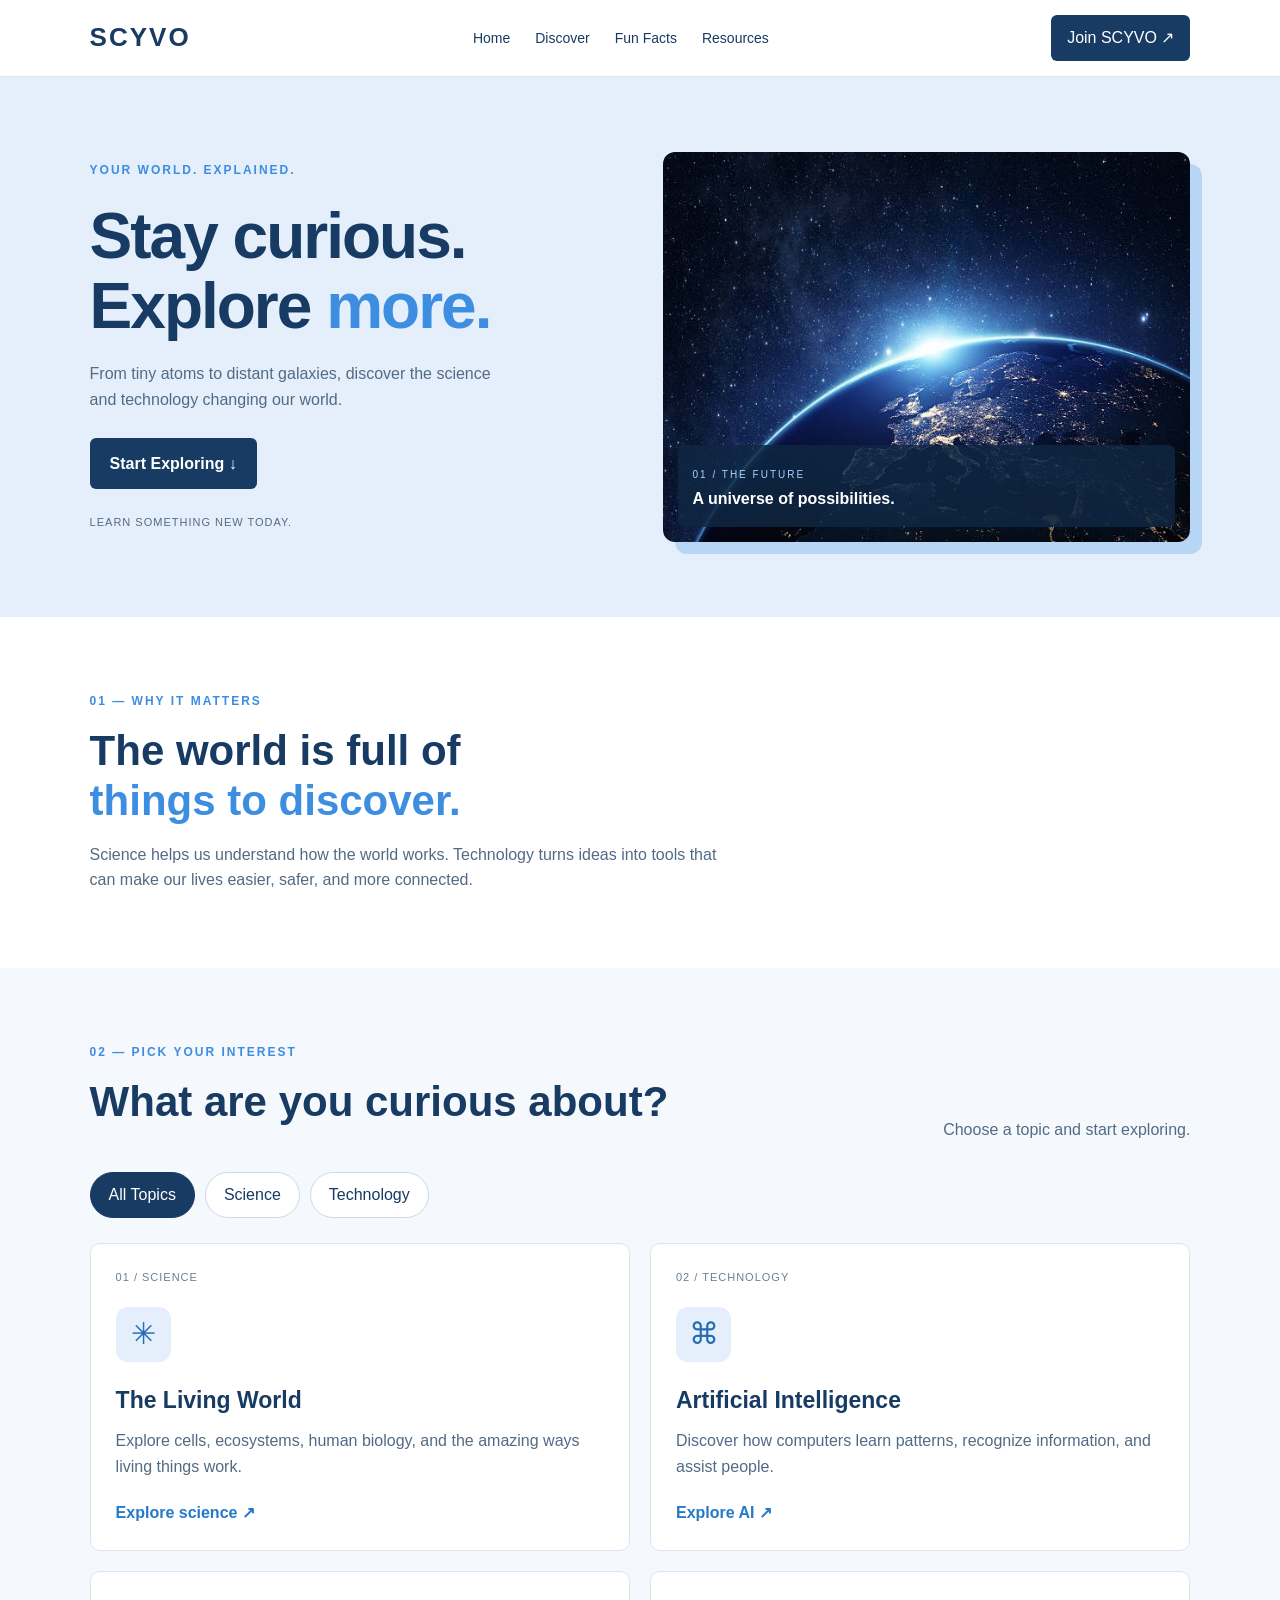
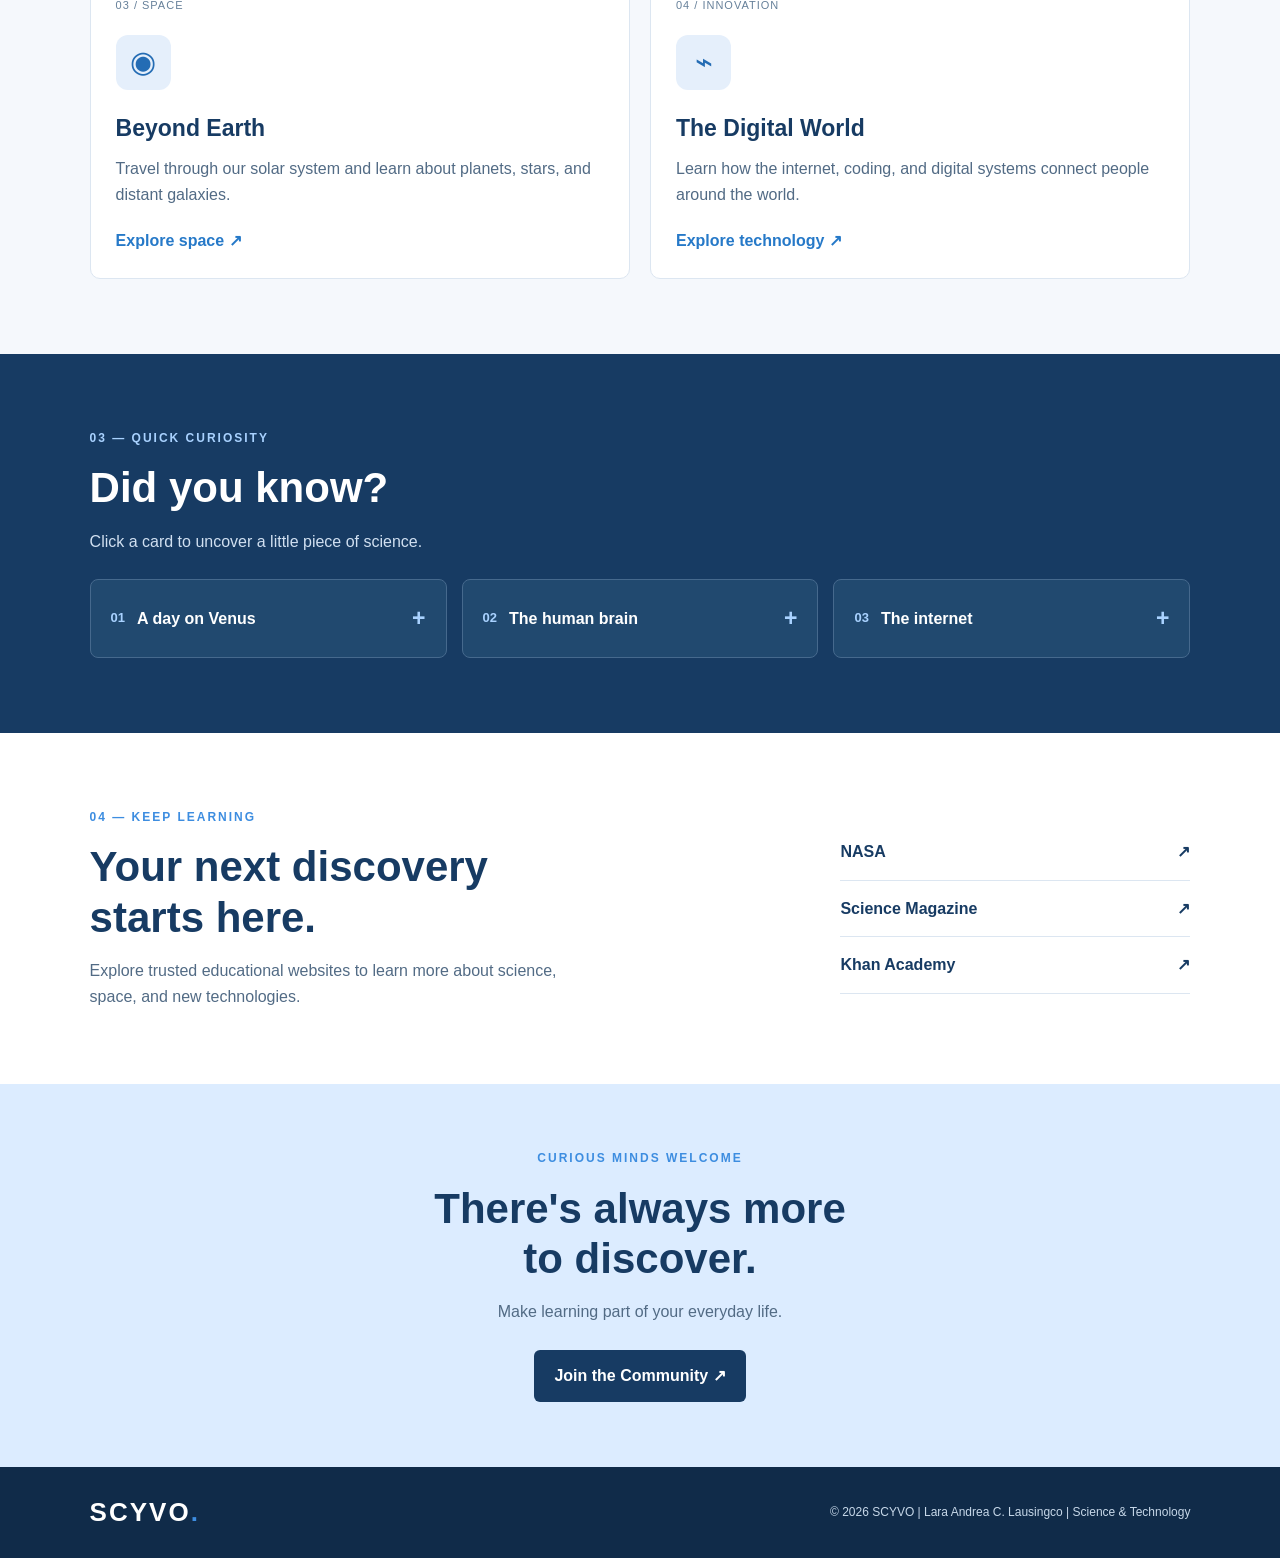
<file: index.html>
<!DOCTYPE html>
<html lang="en">
<head>
    <meta charset="UTF-8">
    <meta name="viewport" content="width=device-width, initial-scale=1.0">
    <title>SCYVO | Explore the Unknown</title>
    <link rel="stylesheet" href="assets/css/style.css">
</head>

<body>

    <header>
        <nav>
            <a href="#home" class="logo">SCYVO</a>

            <ul>
                <li><a href="#home">Home</a></li>
                <li><a href="#discover">Discover</a></li>
                <li><a href="#facts">Fun Facts</a></li>
                <li><a href="#resources">Resources</a></li>
            </ul>

            <a href="signup.html" class="nav-button">Join SCYVO ↗</a>
        </nav>
    </header>

    <main>

        <section class="hero" id="home">
            <div class="hero-content">
                <p class="tag">YOUR WORLD. EXPLAINED.</p>

                <h1>Stay curious.<br>
                    Explore <span>more.</span>
                </h1>

                <p class="hero-description">
                    From tiny atoms to distant galaxies, discover
                    the science and technology changing our world.
                </p>

                <a href="#discover" class="button">Start Exploring ↓</a>

                <p class="small-note">LEARN SOMETHING NEW TODAY.</p>
            </div>

            <div class="hero-image">
                <img
                    src="globe.jpg"
                    alt="Blue digital globe representing science and technology"
                >

                <div class="image-caption">
                    <span>01 / THE FUTURE</span>
                    <p>A universe of possibilities.</p>
                </div>
            </div>
        </section>

        <section class="welcome">
            <p class="section-label">01 — WHY IT MATTERS</p>

            <h2>The world is full of<br>
                <span>things to discover.</span>
            </h2>

            <p>
                Science helps us understand how the world works.
                Technology turns ideas into tools that can make
                our lives easier, safer, and more connected.
            </p>
        </section>

        <section class="discover" id="discover">
            <div class="section-heading">
                <div>
                    <p class="section-label">02 — PICK YOUR INTEREST</p>
                    <h2>What are you curious about?</h2>
                </div>

                <p>Choose a topic and start exploring.</p>
            </div>

            <div class="topic-browser">

                <input type="radio" name="topic" id="all" checked>
                <input type="radio" name="topic" id="science">
                <input type="radio" name="topic" id="technology">

                <div class="filters">
                    <label for="all">All Topics</label>
                    <label for="science">Science</label>
                    <label for="technology">Technology</label>
                </div>

                <div class="topic-grid">

                    <article class="topic-card science-card">
                        <div class="card-number">01 / SCIENCE</div>
                        <div class="topic-icon">✳</div>
                        <h3>The Living World</h3>
                        <p>
                            Explore cells, ecosystems, human biology,
                            and the amazing ways living things work.
                        </p>
                        <a href="https://www.nationalgeographic.com/science"
                           target="_blank" rel="noopener noreferrer">
                            Explore science ↗
                        </a>
                    </article>

                    <article class="topic-card technology-card">
                        <div class="card-number">02 / TECHNOLOGY</div>
                        <div class="topic-icon">⌘</div>
                        <h3>Artificial Intelligence</h3>
                        <p>
                            Discover how computers learn patterns,
                            recognize information, and assist people.
                        </p>
                        <a href="https://ai.google/education/"
                           target="_blank" rel="noopener noreferrer">
                            Explore AI ↗
                        </a>
                    </article>

                    <article class="topic-card science-card">
                        <div class="card-number">03 / SPACE</div>
                        <div class="topic-icon">◉</div>
                        <h3>Beyond Earth</h3>
                        <p>
                            Travel through our solar system and learn
                            about planets, stars, and distant galaxies.
                        </p>
                        <a href="https://science.nasa.gov/"
                           target="_blank" rel="noopener noreferrer">
                            Explore space ↗
                        </a>
                    </article>

                    <article class="topic-card technology-card">
                        <div class="card-number">04 / INNOVATION</div>
                        <div class="topic-icon">⌁</div>
                        <h3>The Digital World</h3>
                        <p>
                            Learn how the internet, coding, and digital
                            systems connect people around the world.
                        </p>
                        <a href="https://www.computerhistory.org/"
                           target="_blank" rel="noopener noreferrer">
                            Explore technology ↗
                        </a>
                    </article>

                </div>
            </div>
        </section>

        <section class="fact-section" id="facts">
            <p class="section-label">03 — QUICK CURIOSITY</p>
            <h2>Did you know?</h2>
            <p class="fact-intro">
                Click a card to uncover a little piece of science.
            </p>

            <div class="fact-grid">
                <details class="fact-card">
                    <summary>
                        <span class="fact-icon">01</span>
                        A day on Venus
                        <span class="plus">+</span>
                    </summary>
                    <p>
                        Venus takes longer to rotate once on its axis
                        than it takes to complete one orbit around the Sun.
                    </p>
                </details>

                <details class="fact-card">
                    <summary>
                        <span class="fact-icon">02</span>
                        The human brain
                        <span class="plus">+</span>
                    </summary>
                    <p>
                        The brain contains billions of nerve cells
                        called neurons that communicate with one another.
                    </p>
                </details>

                <details class="fact-card">
                    <summary>
                        <span class="fact-icon">03</span>
                        The internet
                        <span class="plus">+</span>
                    </summary>
                    <p>
                        The internet connects computer networks around
                        the world, allowing people to share information.
                    </p>
                </details>
            </div>
        </section>

        <section class="resources" id="resources">
            <div>
                <p class="section-label">04 — KEEP LEARNING</p>
                <h2>Your next discovery<br>starts here.</h2>
                <p>
                    Explore trusted educational websites to learn more
                    about science, space, and new technologies.
                </p>
            </div>

            <div class="resource-links">
                <a href="https://www.nasa.gov/" target="_blank"
                   rel="noopener noreferrer">NASA <span>↗</span></a>

                <a href="https://www.science.org/" target="_blank"
                   rel="noopener noreferrer">Science Magazine <span>↗</span></a>

                <a href="https://www.khanacademy.org/" target="_blank"
                   rel="noopener noreferrer">Khan Academy <span>↗</span></a>
            </div>
        </section>

        <section class="join">
            <p class="section-label">CURIOUS MINDS WELCOME</p>
            <h2>There's always more<br>to discover.</h2>
            <p>Make learning part of your everyday life.</p>
            <a href="signup.html" class="button">Join the Community ↗</a>
        </section>

    </main>

    <footer>
        <a href="#home" class="logo">SCYVO<span>.</span></a>
        <p>© 2026 SCYVO | Lara Andrea C. Lausingco | Science & Technology</p>
    </footer>

</body>
</html>
</file>
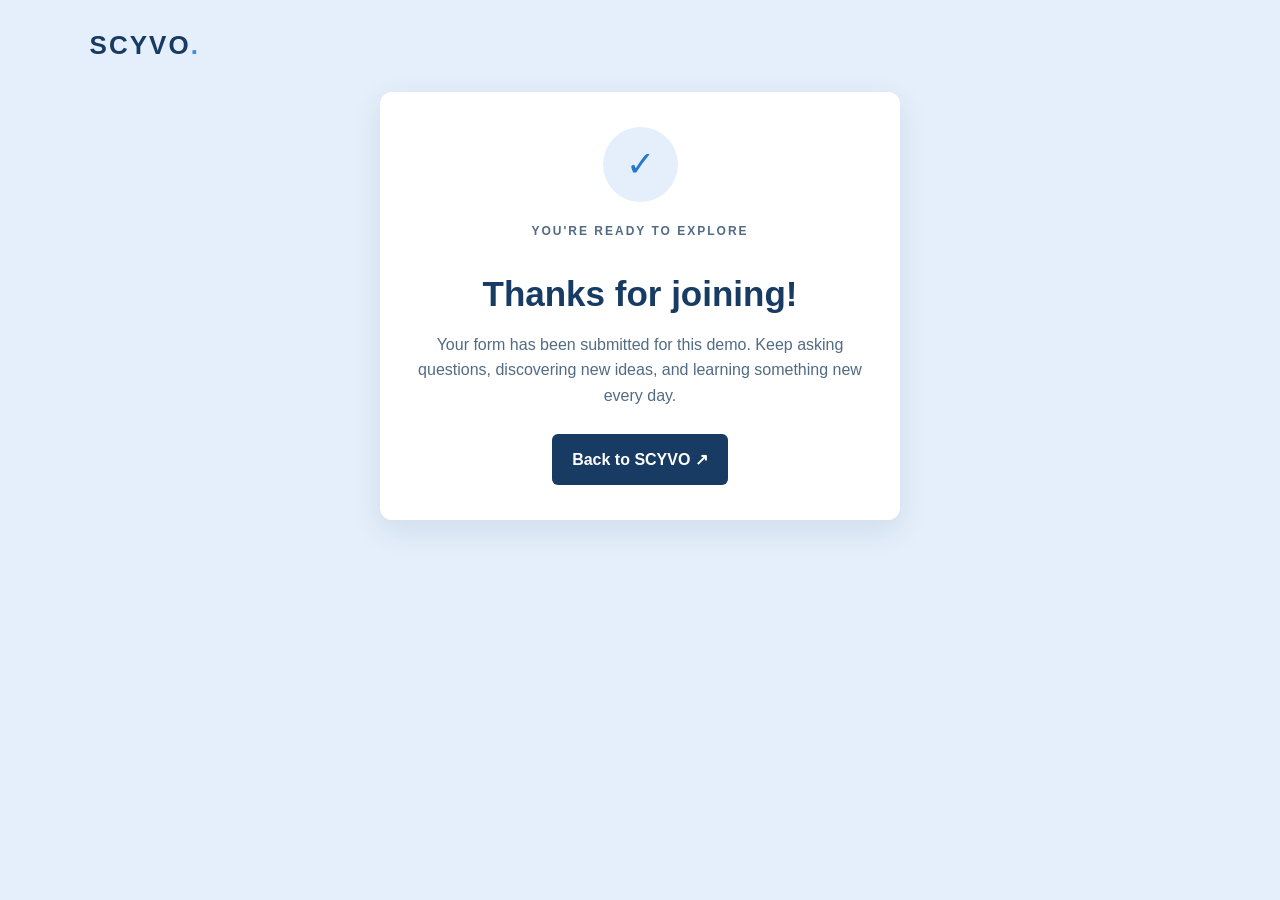
<file: save.html>
<!DOCTYPE html>
<html lang="en">
<head>
    <meta charset="UTF-8">
    <meta name="viewport" content="width=device-width, initial-scale=1.0">
    <title>Welcome to SCYVO</title>
    <link rel="stylesheet" href="assets/css/style.css">
</head>

<body class="form-page">

    <a href="index.html" class="logo">SCYVO<span>.</span></a>

    <main class="form-box confirmation">

        <div class="success-icon">✓</div>

        <p class="section-label">YOU'RE READY TO EXPLORE</p>

        <h1>Thanks for joining!</h1>

        <p>
            Your form has been submitted for this demo.
            Keep asking questions, discovering new ideas,
            and learning something new every day.
        </p>

        <a href="index.html" class="button">Back to SCYVO ↗</a>

    </main>

</body>
</html>
</file>
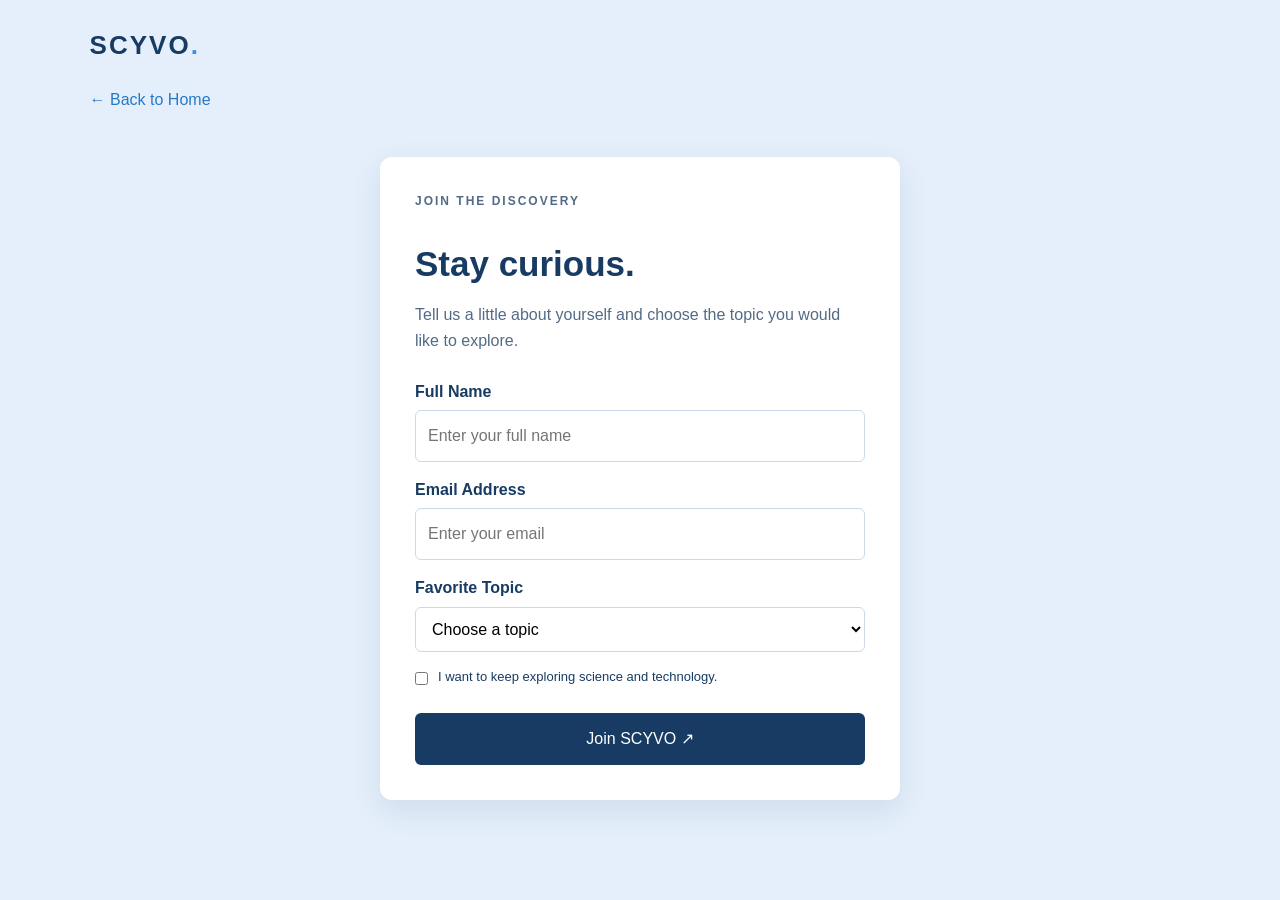
<file: signup.html>
<!DOCTYPE html>
<html lang="en">
<head>
    <meta charset="UTF-8">
    <meta name="viewport" content="width=device-width, initial-scale=1.0">
    <title>Join SCYVO</title>
    <link rel="stylesheet" href="assets/css/style.css">
</head>

<body class="form-page">

    <a href="index.html" class="logo">SCYVO<span>.</span></a>
    <br>
    <a href="index.html" class="back-link">← Back to Home</a>

    <main class="form-box">
        <p class="section-label">JOIN THE DISCOVERY</p>
        <h1>Stay curious.</h1>

        <p>
            Tell us a little about yourself and choose
            the topic you would like to explore.
        </p>

        <form action="save.html" method="get">

            <label for="fullname">Full Name</label>
            <input type="text" id="fullname"
                   placeholder="Enter your full name" required>

            <label for="email">Email Address</label>
            <input type="email" id="email"
                   placeholder="Enter your email" required>

            <label for="interest">Favorite Topic</label>
            <select id="interest" required>
                <option value="">Choose a topic</option>
                <option>Science</option>
                <option>Space</option>
                <option>Artificial Intelligence</option>
                <option>Computer Technology</option>
            </select>

            <label class="check-row">
                <input type="checkbox" required>
                <span>I want to keep exploring science and technology.</span>
            </label>

            <button type="submit" class="button">
                Join SCYVO ↗
            </button>

        </form>
    </main>

</body>
</html>
</file>
<file: assets/css/style.css>
* {
    margin: 0;
    padding: 0;
    box-sizing: border-box;
}

html {
    scroll-behavior: smooth;
    scroll-padding-top: 85px;
}

body {
    font-family: Arial, sans-serif;
    background-color: #f5f8fc;
    color: #173b63;
    line-height: 1.6;
}

a {
    text-decoration: none;
    color: inherit;
}

header {
    position: sticky;
    top: 0;
    z-index: 100;
    background-color: #ffffff;
    border-bottom: 1px solid #dce6f1;
}

nav {
    display: flex;
    justify-content: space-between;
    align-items: center;
    padding: 15px 7%;
    gap: 20px;
}

.logo {
    font-size: 26px;
    font-weight: bold;
    letter-spacing: 2px;
}

.logo span {
    color: #3d8de0;
}

nav ul {
    display: flex;
    gap: 25px;
    list-style: none;
}

nav ul a {
    font-size: 14px;
    transition: color 0.3s;
}

nav ul a:hover {
    color: #3d8de0;
}

.nav-button {
    background-color: #173b63;
    color: white;
    padding: 10px 16px;
    border-radius: 6px;
    transition: 0.3s;
}

.nav-button:hover {
    background-color: #3d8de0;
    transform: translateY(-2px);
}

/* HERO */

.hero {
    display: flex;
    align-items: center;
    gap: 45px;
    padding: 75px 7%;
    background-color: #e5effb;
}

.hero-content {
    flex: 1;
}

.tag,
.section-label {
    color: #3d8de0;
    font-size: 12px;
    font-weight: bold;
    letter-spacing: 2px;
}

.hero h1 {
    font-size: clamp(40px, 5vw, 65px);
    line-height: 1.1;
    margin: 20px 0;
    letter-spacing: -2px;
}

.hero h1 span,
.welcome h2 span {
    color: #3d8de0;
}

.hero-description {
    max-width: 430px;
    color: #526b85;
    margin-bottom: 25px;
}

.button {
    display: inline-block;
    background-color: #173b63;
    color: white;
    padding: 13px 20px;
    border-radius: 6px;
    font-weight: bold;
    transition: 0.3s;
}

.button:hover {
    background-color: #3d8de0;
    transform: translateY(-3px);
}

.small-note {
    margin-top: 25px;
    font-size: 11px;
    letter-spacing: 1px;
    color: #526b85;
}

.hero-image {
    flex: 1;
    position: relative;
    min-width: 0;
}

.hero-image img {
    display: block;
    width: 100%;
    height: 390px;
    object-fit: cover;
    border-radius: 12px;
    box-shadow: 12px 12px 0 #b7d5f5;
}

.image-caption {
    position: absolute;
    bottom: 15px;
    left: 15px;
    right: 15px;
    padding: 15px;
    color: white;
    background-color: rgba(15, 38, 66, 0.85);
    border-radius: 7px;
}

.image-caption span {
    font-size: 10px;
    letter-spacing: 2px;
    color: #a9d2ff;
}

.image-caption p {
    font-weight: bold;
}

/* INTRO */

.welcome {
    padding: 75px 7%;
    background-color: white;
}

.welcome h2,
.section-heading h2,
.fact-section h2,
.resources h2,
.join h2 {
    font-size: clamp(28px, 4vw, 42px);
    line-height: 1.2;
    margin: 15px 0;
}

.welcome > p:last-child {
    max-width: 650px;
    color: #526b85;
}

/* TOPICS */

.discover {
    padding: 75px 7%;
}

.section-heading {
    display: flex;
    justify-content: space-between;
    align-items: end;
    gap: 25px;
    margin-bottom: 30px;
}

.section-heading > p {
    max-width: 260px;
    color: #526b85;
}

.topic-browser input {
    display: none;
}

.filters {
    display: flex;
    flex-wrap: wrap;
    gap: 10px;
    margin-bottom: 25px;
}

.filters label {
    cursor: pointer;
    padding: 9px 18px;
    border: 1px solid #cbd9e9;
    border-radius: 25px;
    background-color: white;
    transition: 0.3s;
}

.filters label:hover {
    background-color: #dcecff;
}

#all:checked ~ .filters label[for="all"],
#science:checked ~ .filters label[for="science"],
#technology:checked ~ .filters label[for="technology"] {
    background-color: #173b63;
    color: white;
    border-color: #173b63;
}

.topic-grid {
    display: grid;
    grid-template-columns: repeat(2, 1fr);
    gap: 20px;
}

.topic-card {
    background-color: white;
    padding: 25px;
    border: 1px solid #dce6f1;
    border-radius: 10px;
    transition: 0.3s;
}

.topic-card:hover {
    transform: translateY(-6px);
    box-shadow: 0 12px 25px rgba(23, 59, 99, 0.12);
    border-color: #8bbdf0;
}

.card-number {
    font-size: 11px;
    letter-spacing: 1px;
    color: #66809a;
}

.topic-icon {
    display: grid;
    place-items: center;
    width: 55px;
    height: 55px;
    margin: 20px 0;
    border-radius: 12px;
    background-color: #e5effb;
    color: #246cb4;
    font-size: 30px;
}

.topic-card h3 {
    font-size: 23px;
    margin-bottom: 10px;
}

.topic-card p {
    color: #526b85;
    margin-bottom: 20px;
}

.topic-card a {
    font-weight: bold;
    color: #2679c8;
}

.topic-card a:hover {
    text-decoration: underline;
}

#science:checked ~ .topic-grid .technology-card {
    display: none;
}

#technology:checked ~ .topic-grid .science-card {
    display: none;
}

/* CLICKABLE FACTS */

.fact-section {
    padding: 75px 7%;
    background-color: #173b63;
    color: white;
}

.fact-section .section-label {
    color: #a9d2ff;
}

.fact-intro {
    color: #d1e0f1;
    margin-bottom: 25px;
}

.fact-grid {
    display: grid;
    grid-template-columns: repeat(3, 1fr);
    gap: 15px;
}

.fact-card {
    align-self: start;
    border: 1px solid #46698d;
    border-radius: 8px;
    background-color: #21496f;
    transition: 0.3s;
}

.fact-card:hover {
    background-color: #2a557f;
}

.fact-card summary {
    display: flex;
    align-items: center;
    gap: 12px;
    padding: 20px;
    cursor: pointer;
    list-style: none;
    font-weight: bold;
}

.fact-card summary::-webkit-details-marker {
    display: none;
}

.fact-icon {
    color: #a9d2ff;
    font-size: 13px;
}

.plus {
    margin-left: auto;
    font-size: 23px;
    color: #a9d2ff;
    transition: 0.3s;
}

.fact-card[open] .plus {
    transform: rotate(45deg);
}

.fact-card > p {
    padding: 0 20px 20px;
    color: #d1e0f1;
}

/* RESOURCES */

.resources {
    display: flex;
    justify-content: space-between;
    align-items: center;
    gap: 40px;
    padding: 75px 7%;
    background-color: white;
}

.resources > div:first-child {
    max-width: 500px;
}

.resources > div:first-child > p:last-child {
    color: #526b85;
}

.resource-links {
    width: 100%;
    max-width: 350px;
}

.resource-links a {
    display: flex;
    justify-content: space-between;
    padding: 15px 0;
    border-bottom: 1px solid #dce6f1;
    font-weight: bold;
    transition: 0.3s;
}

.resource-links a:hover {
    color: #3d8de0;
    padding-left: 8px;
}

/* JOIN SECTION */

.join {
    padding: 65px 20px;
    text-align: center;
    background-color: #dcecff;
}

.join > p:not(.section-label) {
    color: #526b85;
    margin-bottom: 25px;
}

/* FOOTER */

footer {
    display: flex;
    justify-content: space-between;
    align-items: center;
    flex-wrap: wrap;
    gap: 15px;
    padding: 25px 7%;
    background-color: #102b49;
    color: white;
}

footer p {
    font-size: 12px;
    color: #c7d8e9;
}

/* SIGN-UP AND CONFIRMATION PAGES */

.form-page {
    min-height: 100vh;
    padding: 25px 7%;
    background-color: #e5effb;
}

.back-link {
    display: inline-block;
    margin: 20px 0;
    color: #2679c8;
}

.form-box {
    max-width: 520px;
    margin: 25px auto;
    padding: 35px;
    border-radius: 12px;
    background-color: white;
    box-shadow: 0 10px 30px rgba(23, 59, 99, 0.1);
}

.form-box h1 {
    font-size: 35px;
    margin: 10px 0;
}

.form-box > p {
    color: #526b85;
    margin-bottom: 25px;
}

.form-box label {
    display: block;
    margin: 15px 0 6px;
    font-weight: bold;
}

.form-box input,
.form-box select {
    width: 100%;
    padding: 12px;
    border: 1px solid #cbd9e9;
    border-radius: 6px;
    background-color: white;
    font: inherit;
}

.form-box input:focus,
.form-box select:focus {
    outline: 2px solid #8bbdf0;
    border-color: #2679c8;
}

.form-box .check-row {
    display: flex;
    align-items: flex-start;
    gap: 10px;
    font-size: 13px;
    font-weight: normal;
}

.form-box .check-row input {
    width: auto;
    margin-top: 5px;
}

.form-box button {
    width: 100%;
    margin-top: 20px;
    border: none;
    cursor: pointer;
    font: inherit;
}

.confirmation {
    text-align: center;
}

.confirmation .success-icon {
    display: grid;
    place-items: center;
    width: 75px;
    height: 75px;
    margin: 0 auto 20px;
    border-radius: 50%;
    background-color: #e5effb;
    color: #2679c8;
    font-size: 35px;
}

/* SMALLER SCREENS */

@media (max-width: 800px) {
    nav {
        flex-wrap: wrap;
    }

    nav ul {
        order: 3;
        width: 100%;
        justify-content: center;
        gap: 18px;
        flex-wrap: wrap;
    }

    .hero {
        flex-direction: column;
        align-items: stretch;
    }

    .hero-image img {
        height: 300px;
    }

    .section-heading,
    .resources {
        flex-direction: column;
        align-items: flex-start;
    }

    .fact-grid {
        grid-template-columns: 1fr;
    }
}

@media (max-width: 520px) {
    .hero,
    .welcome,
    .discover,
    .fact-section,
    .resources {
        padding: 45px 6%;
    }

    .topic-grid {
        grid-template-columns: 1fr;
    }

    nav {
        padding: 15px 5%;
    }

    nav ul {
        gap: 12px;
    }

    nav ul a {
        font-size: 12px;
    }

    .nav-button {
        padding: 8px 10px;
        font-size: 12px;
    }


    .form-box {
        padding: 25px;
    }
}
</file>
